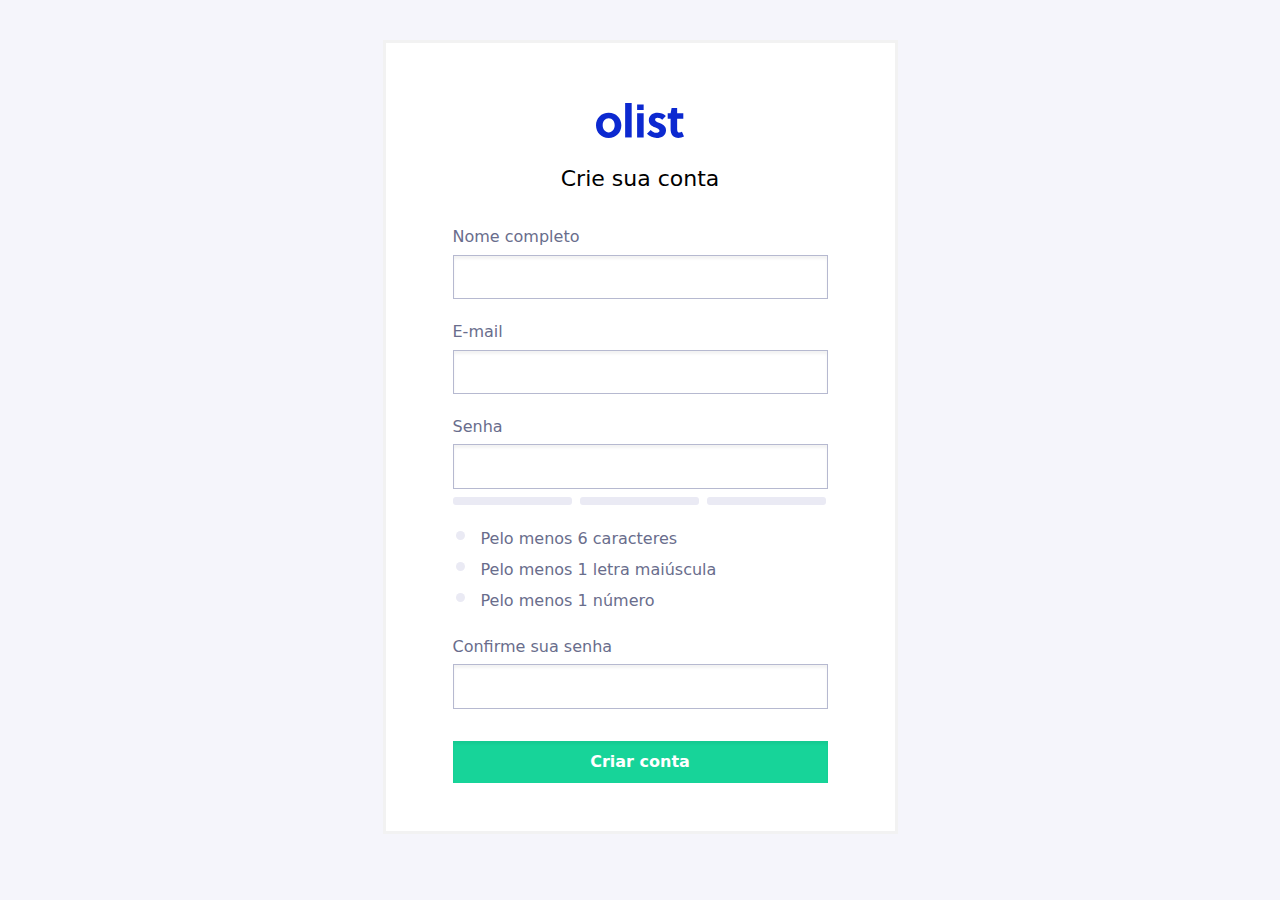
<file: public/index.html>
<!DOCTYPE html>
<html lang="en">
<head>
    <meta charset="UTF-8">
    <meta name="viewport" content="width=device-width, initial-scale=1.0">
    <meta http-equiv="X-UA-Compatible" content="ie=edge">
    <title>Bem-vindo a olist</title>
    <link rel="stylesheet" href="/static/css/normalize.css">
    <link rel="stylesheet" href="/static/css/style.css">
</head>
<body>
    <div id="signup">
        <img src="/static/img/brand.svg" alt="olist" width="88" class="logotype">
        <p class="title">Crie sua conta</p>
        <form action="/confirmation" id="signup_form">
            <fieldset>
                <label for="name">Nome completo</label>
                <input type="text" id="name" name="name">
            </fieldset>
            <fieldset>
                <label for="email">E-mail</label>
                <input type="email" id="email" name="email">
            </fieldset>
            <fieldset>
                <label for="password">Senha</label>
                <input type="password" id="password" name="password">
                <div id="strength">
                    <div id="low"></div>
                    <div id="medium"></div>
                    <div id="high"></div>
                </div>
                <ul id="requirements">
                    <li id="first_requirement"><span>Pelo menos 6 caracteres</span></li>
                    <li id="second_requirement"><span>Pelo menos 1 letra maiúscula</span></li>
                    <li id="third_requirement"><span>Pelo menos 1 número</span></li>
                </ul>
            </fieldset>
            <fieldset>
                <label for="confirm_password">Confirme sua senha</label>
                <input type="password" id="confirm_password" name="confirm_password">
            </fieldset>
            <fieldset>
                <input type="submit" value="Criar conta" id="submit_button" />
            </fieldset>
        </form>
    </div>
    <script src="/static/js/script.js"></script>
</body>
</html>
</file>
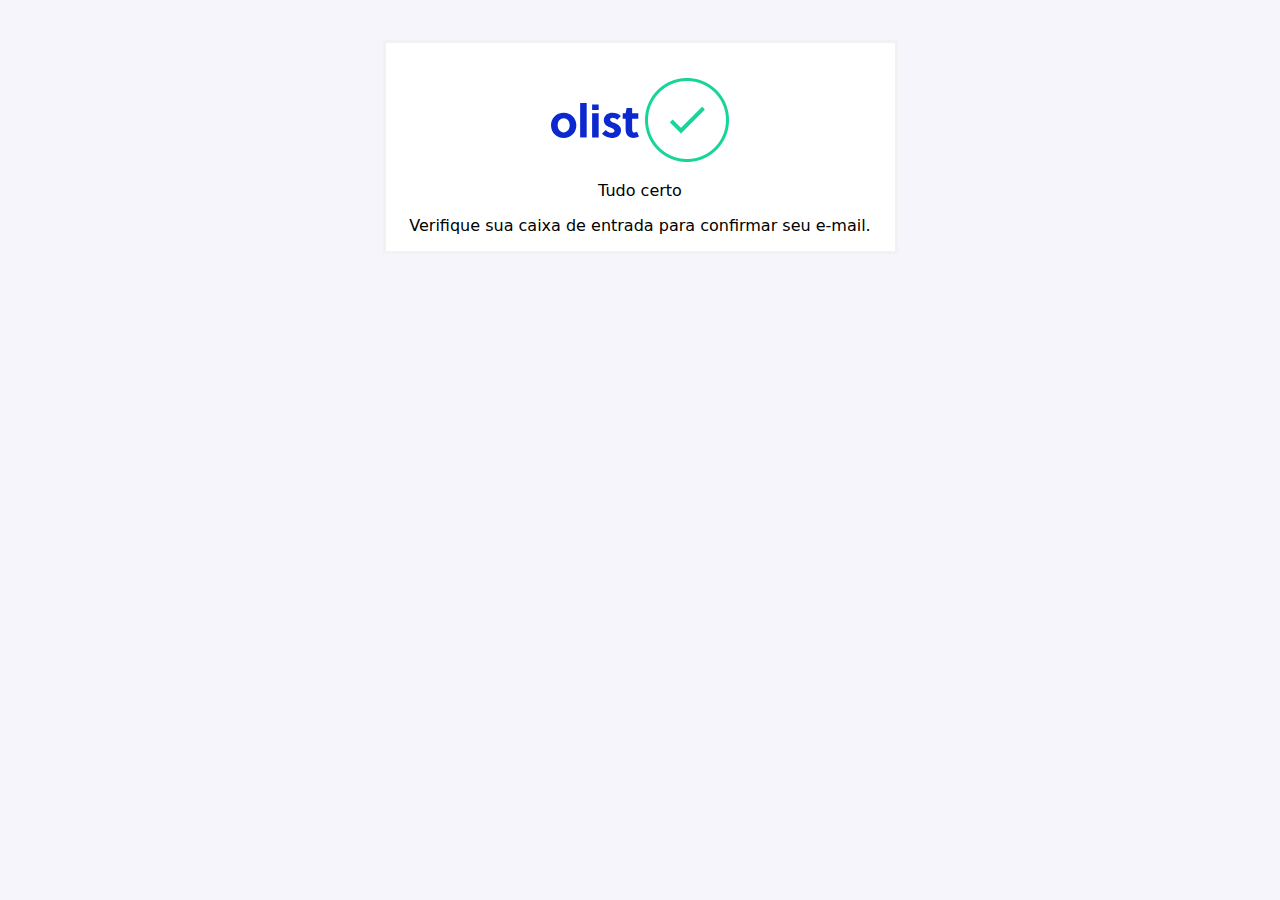
<file: confirmation.html>
<!DOCTYPE html>
<html lang="en">
<head>
    <meta charset="UTF-8">
    <meta name="viewport" content="width=device-width, initial-scale=1.0">
    <meta http-equiv="X-UA-Compatible" content="ie=edge">
    <title>Bem-vindo a olist</title>
    <link rel="stylesheet" href="css/normalize.css">
    <link rel="stylesheet" href="css/style.css">
</head>
<body>
    <div id="signup">
        <img src="./img/brand.svg" alt="olist" width="88" class="logotype">
        <img src="./img/right.png" width="84" class="confirmation">
        <div id="allright">
            <p class="right">Tudo certo</p>
            <p>Verifique sua caixa de entrada para confirmar seu e-mail.</p>
        </div>
    </div>
</body>
</html>
</file>
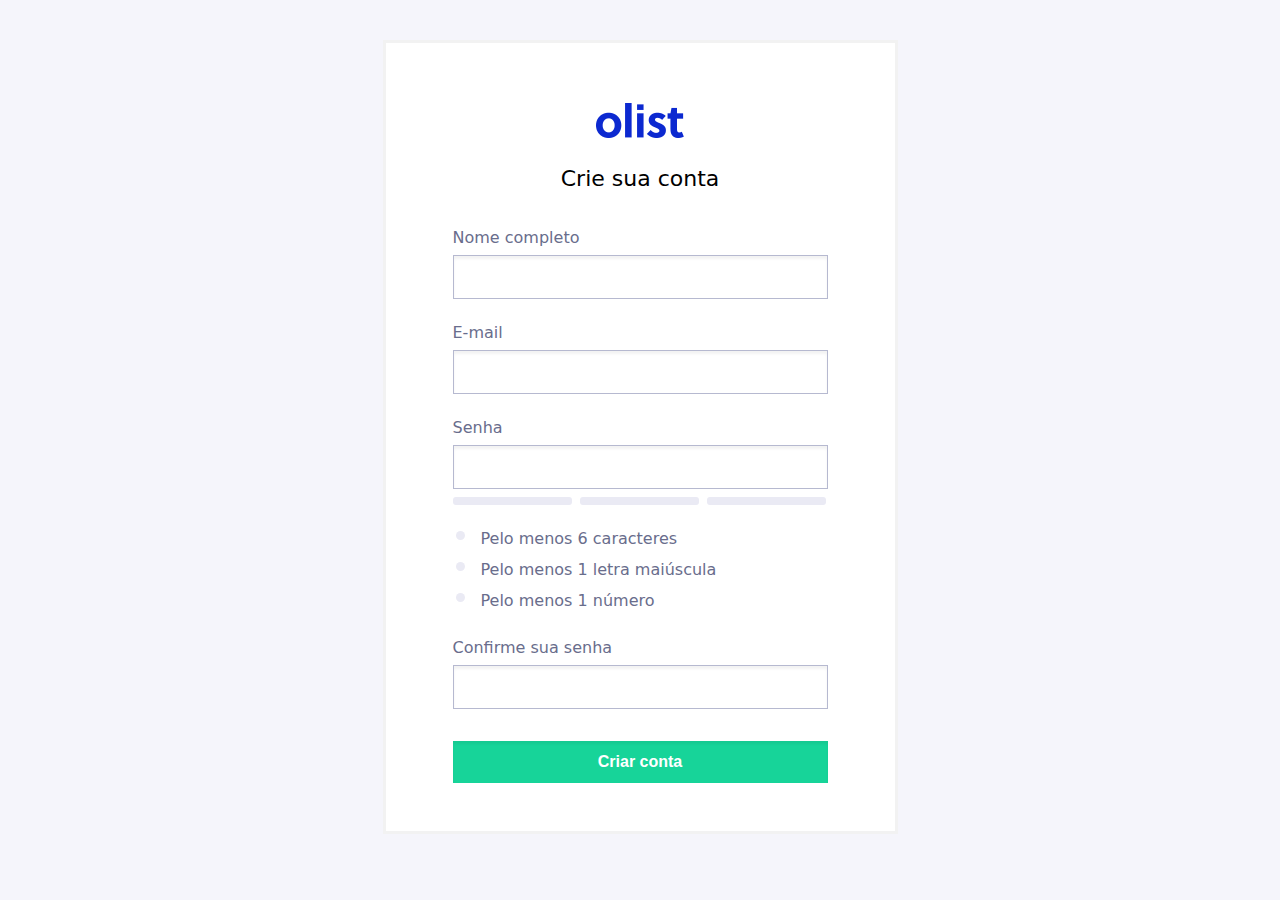
<file: signup.html>
<!DOCTYPE html>
<html lang="en">
<head>
    <meta charset="UTF-8">
    <meta name="viewport" content="width=device-width, initial-scale=1.0">
    <meta http-equiv="X-UA-Compatible" content="ie=edge">
    <title>Bem-vindo a olist</title>
    <link rel="stylesheet" href="css/style.css">
    <!-- <link rel="stylesheet" href="css/normalize.css"> -->
</head>
<body>
    <div id="signup">
        <img src="./img/logotype.png" alt="olist" width="88" class="logotype">
        <p class="title">Crie sua conta</p>
        <form action="" id="signup_form">
            <fieldset>
                <label for="name">Nome completo</label>
                <input type="text" id="name">
            </fieldset>
            <fieldset>
                <label for="email">E-mail</label>
                <input type="email" id="email">
            </fieldset>
            <fieldset>
                <label for="password">Senha</label>
                <input type="password" id="password">
                <div id="strength">
                    <div id="low"></div>
                    <div id="medium"></div>
                    <div id="high"></div>
                </div>
                <ul id="requirements">
                    <li id="first_requirement"><span>Pelo menos 6 caracteres</span></li>
                    <li id="second_requirement"><span>Pelo menos 1 letra maiúscula</span></li>
                    <li id="third_requirement"><span>Pelo menos 1 número</span></li>
                </ul>
            </fieldset>
            <fieldset>
                <label for="confirm_password">Confirme sua senha</label>
                <input type="password" id="confirm_password">
            </fieldset>
            <fieldset>
                <input type="submit" value="Criar conta" />
            </fieldset>
        </form>
    </div>
    <script src="js/script.js"></script>
</body>
</html>
</file>
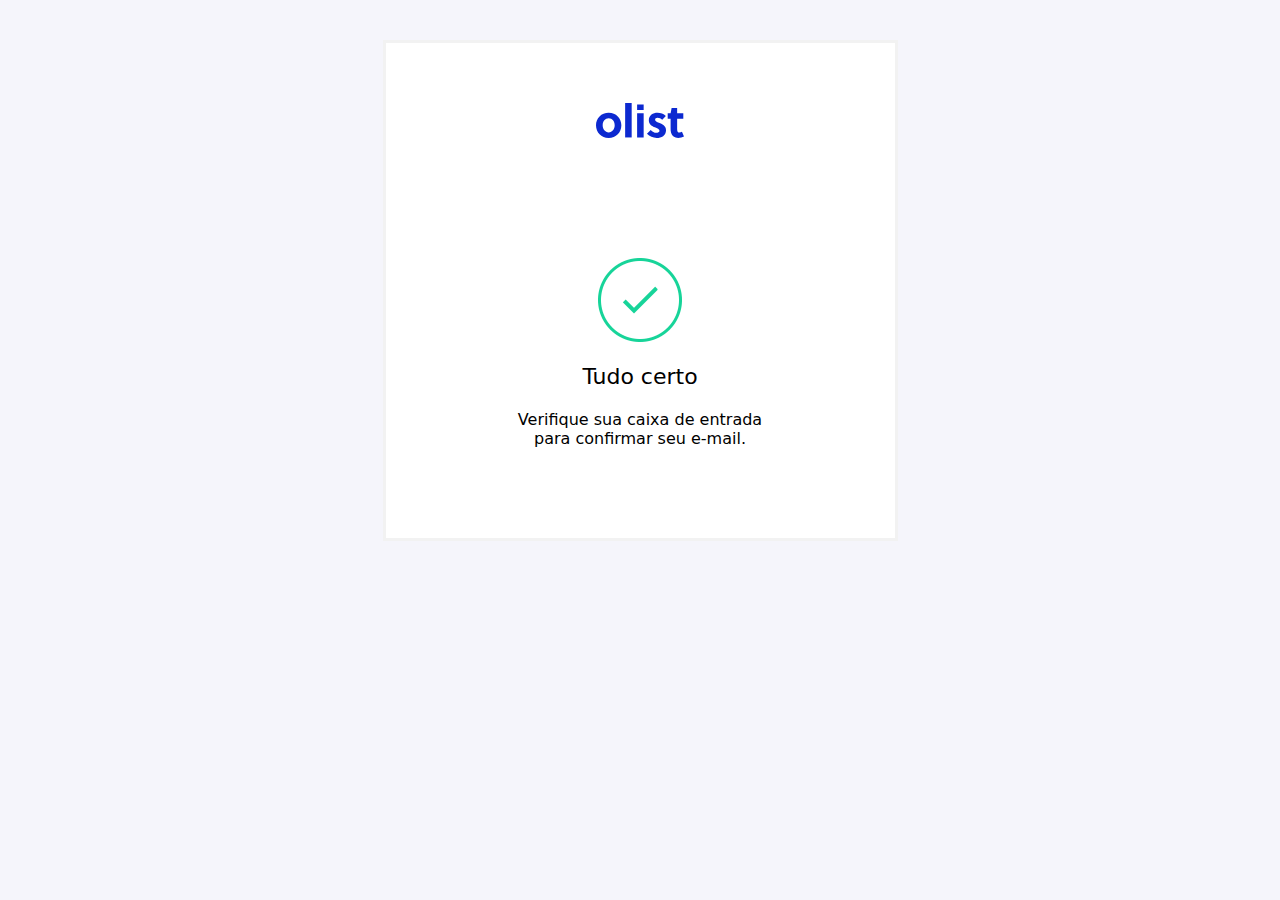
<file: public/confirmation.html>
<!DOCTYPE html>
<html lang="en">
<head>
    <meta charset="UTF-8">
    <meta name="viewport" content="width=device-width, initial-scale=1.0">
    <meta http-equiv="X-UA-Compatible" content="ie=edge">
    <title>Bem-vindo a olist</title>
    <link rel="stylesheet" href="/static/css/normalize.css">
    <link rel="stylesheet" href="/static/css/style.css">
</head>
<body>
    <div id="signup">
        <img src="/static/img/brand.svg" alt="olist" width="88" class="logotype">
        <img src="/static/img/right.png" width="84" class="confirmation">
        <div id="allright">
            <p class="right">Tudo certo</p>
            <p>Verifique sua caixa de entrada para confirmar seu e-mail.</p>
        </div>
    </div>
</body>
</html>
</file>
<file: static/css/style.css>
body {
    background: #F5F5FB;
    margin: 0;
    padding: 0;
    /* default system font */
    font-family: -apple-system, system-ui, BlinkMacSystemFont, "Segoe UI", Roboto, Ubuntu;
    font-weight: medium;
}

#signup {
    width: 509px;
    border: #F2F2F2 3px solid;
    background: #fff;
    text-align: center;
    margin: 40px auto;
}

.logotype {
    margin: 60px 0 24px;
}

.title {
    font-size: 22px;
    font-weight: 500;
    margin: 0 0 37px 0;
}

#signup form {
    width: 375px;
    text-align: left;
    margin: 0 auto;
    
}

#signup form label {
    display: block;
    color: #696D8C;
    margin: 0 0 8px 0;
    font-size: 16px;
}

#signup form input {
    width: 349px;
    border: 1px solid #B6B9D0;
    padding: 12px;
    box-shadow: inset 0px 3px 3px rgba(0, 0, 0, 0.05);
    font-size: 16px;
    color: #312F4F;
    /* font-family: Soleil; */
}

#signup input[type=submit] {
    background: #17D499;
    border: 0;
    color: #fff;
    font-weight: bold;
    width: 375px;
    margin: 8px 0 24px 0;
}

fieldset {
    border: none;
    padding: 0;
    margin: 0 0 24px 0;
}

#requirements {
    margin: 0;
    clear: both;
    padding-left: 28px;
}

#requirements li {
    font-size: 30px;
    color: #EAEAF4;
    line-height: 26px;
}

#requirements li span {
    font-size: 16px;
    color: #696D8C;
}

#strength div {
    width: 119px;
    height: 8px;
    background: #EAEAF4;
    border-radius: 3px;
    float: left;
    margin: 8px 8px 16px 0;
}
#strength div:last-child {
    margin: 8px 0 16px 0;
}

#submit_button {
    transition: all 0.3s ease 0s;
    opacity: 1;
}

#submit_button:hover {
    opacity: 0.75;
}

.confirmation {
    display: block;
    margin: 92px auto 0;
}

.right {
    font-size: 22px;
}

#allright {
    width: 249px;
    margin: 0 auto 90px auto;
}
</file>
<file: css/style.css>
body {
    background: #F5F5FB;
    margin: 0;
    padding: 0;
    /* default system font */
    font-family: -apple-system, system-ui, BlinkMacSystemFont, "Segoe UI", Roboto, Ubuntu;
    font-weight: medium;
}

#signup {
    width: 509px;
    border: #F2F2F2 3px solid;
    background: #fff;
    text-align: center;
    margin: 40px auto;
}

.logotype {
    margin: 60px 0 24px;
}

.title {
    font-size: 22px;
    font-weight: 500;
    margin: 0 0 37px 0;
}

#signup form {
    width: 375px;
    text-align: left;
    margin: 0 auto;
    
}

#signup form label {
    display: block;
    color: #696D8C;
    margin: 0 0 8px 0;
    font-size: 16px;
}

#signup form input {
    width: 349px;
    border: 1px solid #B6B9D0;
    padding: 12px;
    box-shadow: inset 0px 3px 3px rgba(0, 0, 0, 0.05);
    font-size: 16px;
    color: #312F4F;
    /* font-family: Soleil; */
}

#signup input[type=submit] {
    background: #17D499;
    border: 0;
    color: #fff;
    font-weight: bold;
    width: 375px;
    margin: 8px 0 24px 0;
}

fieldset {
    border: none;
    padding: 0;
    margin: 0 0 24px 0;
}

#requirements {
    margin: 0;
    clear: both;
    padding-left: 28px;
}

#requirements li {
    font-size: 30px;
    color: #EAEAF4;
    line-height: 26px;
}

#requirements li span {
    font-size: 16px;
    color: #696D8C;
}

#strength div {
    width: 119px;
    height: 8px;
    background: #EAEAF4;
    border-radius: 3px;
    float: left;
    margin: 8px 8px 16px 0;
}
#strength div:last-child {
    margin: 8px 0 16px 0;
}
</file>
